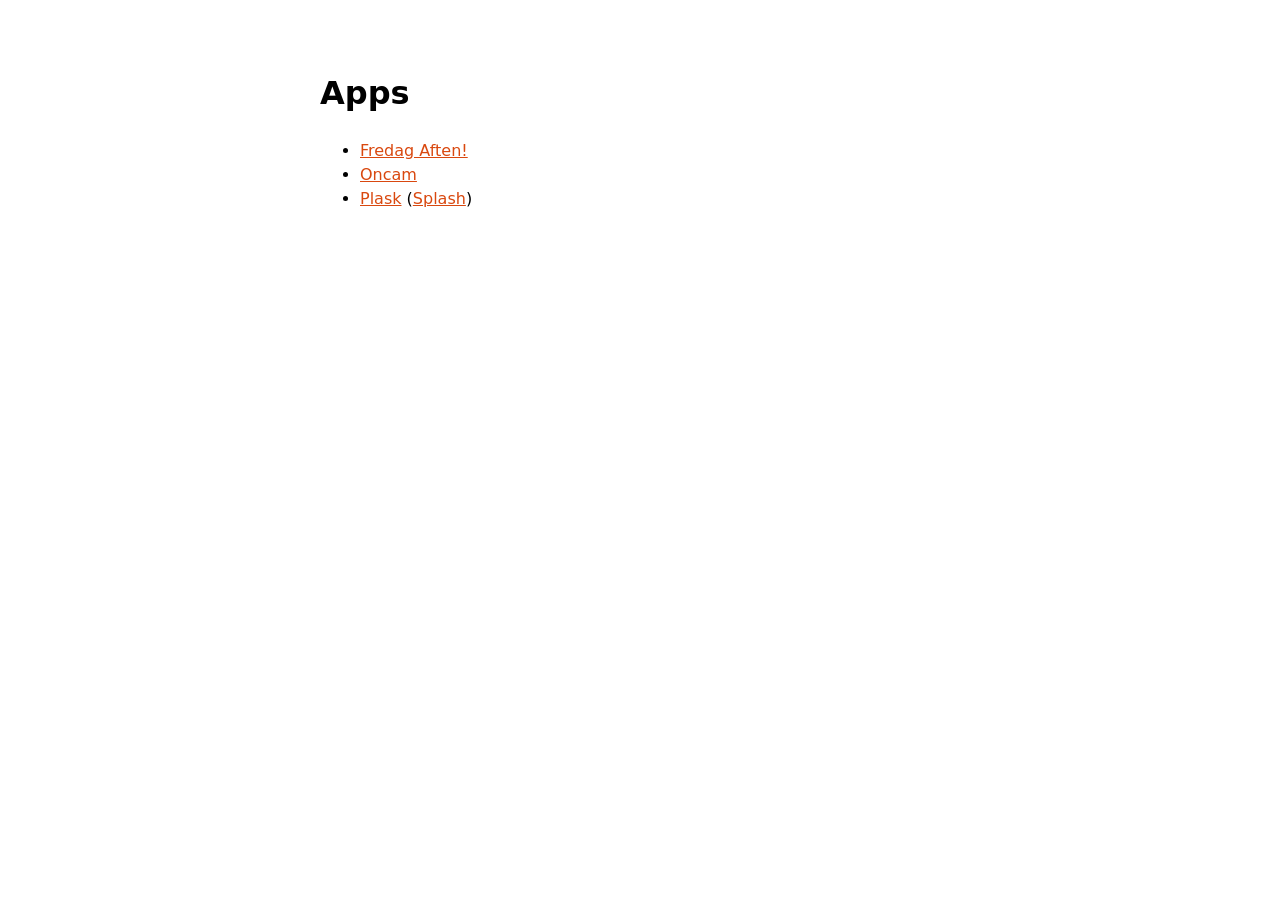
<file: index.html>
<!doctype html>
<html lang="da">
<head>
<meta charset="utf-8">
<meta name="viewport" content="width=device-width, initial-scale=1">
<title>Maya Boelsmand – Apps</title>
<style>
  :root { color-scheme: light dark; }
  body { font-family: -apple-system, system-ui, sans-serif; max-width: 640px; margin: 0 auto; padding: 48px 16px; line-height: 1.5; }
  a { color: #d9480f; }
</style>
</head>
<body>
  <h1>Apps</h1>
  <ul>
    <li><a href="/fredag-aften/">Fredag Aften!</a></li>
    <li><a href="/oncam/">Oncam</a></li>
    <li><a href="/plask/">Plask</a> (<a href="/plask/en/" lang="en">Splash</a>)</li>
  </ul>
</body>
</html>
</file>
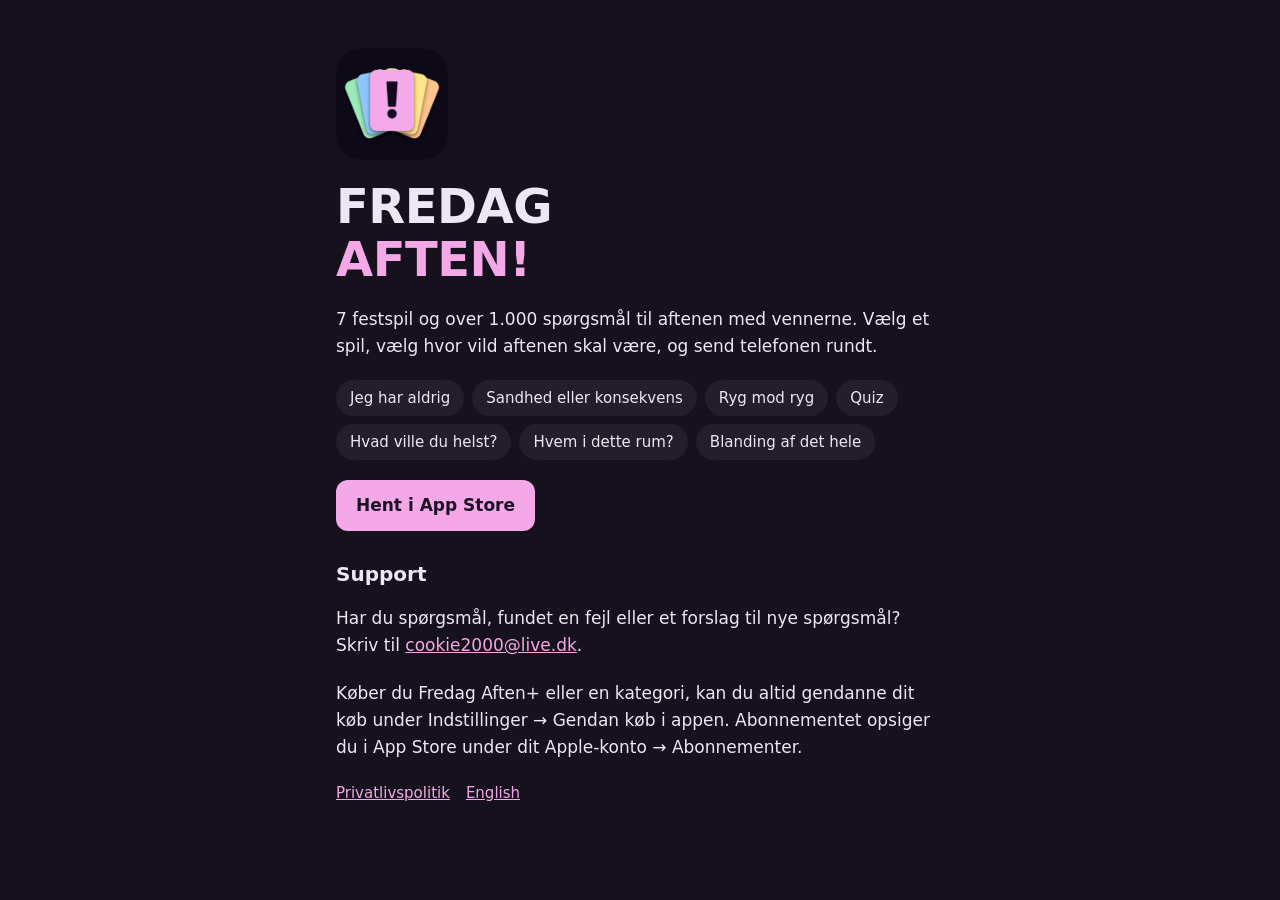
<file: fredag-aften/index.html>
<!doctype html>
<html lang="da">
<head>
<meta charset="utf-8">
<meta name="viewport" content="width=device-width, initial-scale=1">
<title>Fredag Aften!</title>
<meta name="description" content="Fredag Aften! – 7 festspil og over 1.000 spørgsmål til aftenen med vennerne.">
<link rel="stylesheet" href="/fredag-aften/style.css">
</head>
<body>
<main>
  <img class="icon" src="/fredag-aften/icon.png" alt="Fredag Aften! app-ikon">
  <h1>FREDAG<span>AFTEN!</span></h1>
  <p>7 festspil og over 1.000 spørgsmål til aftenen med vennerne. Vælg et spil, vælg hvor vild aftenen skal være, og send telefonen rundt.</p>
  <ul class="games">
    <li>Jeg har aldrig</li><li>Sandhed eller konsekvens</li><li>Ryg mod ryg</li><li>Quiz</li>
    <li>Hvad ville du helst?</li><li>Hvem i dette rum?</li><li>Blanding af det hele</li>
  </ul>
  <a class="store" href="https://apps.apple.com/dk/app/fredag-aften/id1556828532">Hent i App Store</a>

  <h2>Support</h2>
  <p>Har du spørgsmål, fundet en fejl eller et forslag til nye spørgsmål? Skriv til <a href="mailto:cookie2000@live.dk">cookie2000@live.dk</a>.</p>
  <p>Køber du Fredag Aften+ eller en kategori, kan du altid gendanne dit køb under Indstillinger → Gendan køb i appen. Abonnementet opsiger du i App Store under dit Apple-konto → Abonnementer.</p>

  <footer>
    <a href="/fredag-aften/privatliv/">Privatlivspolitik</a>
    <a href="/fredag-aften/en/" lang="en">English</a>
  </footer>
</main>
</body>
</html>
</file>
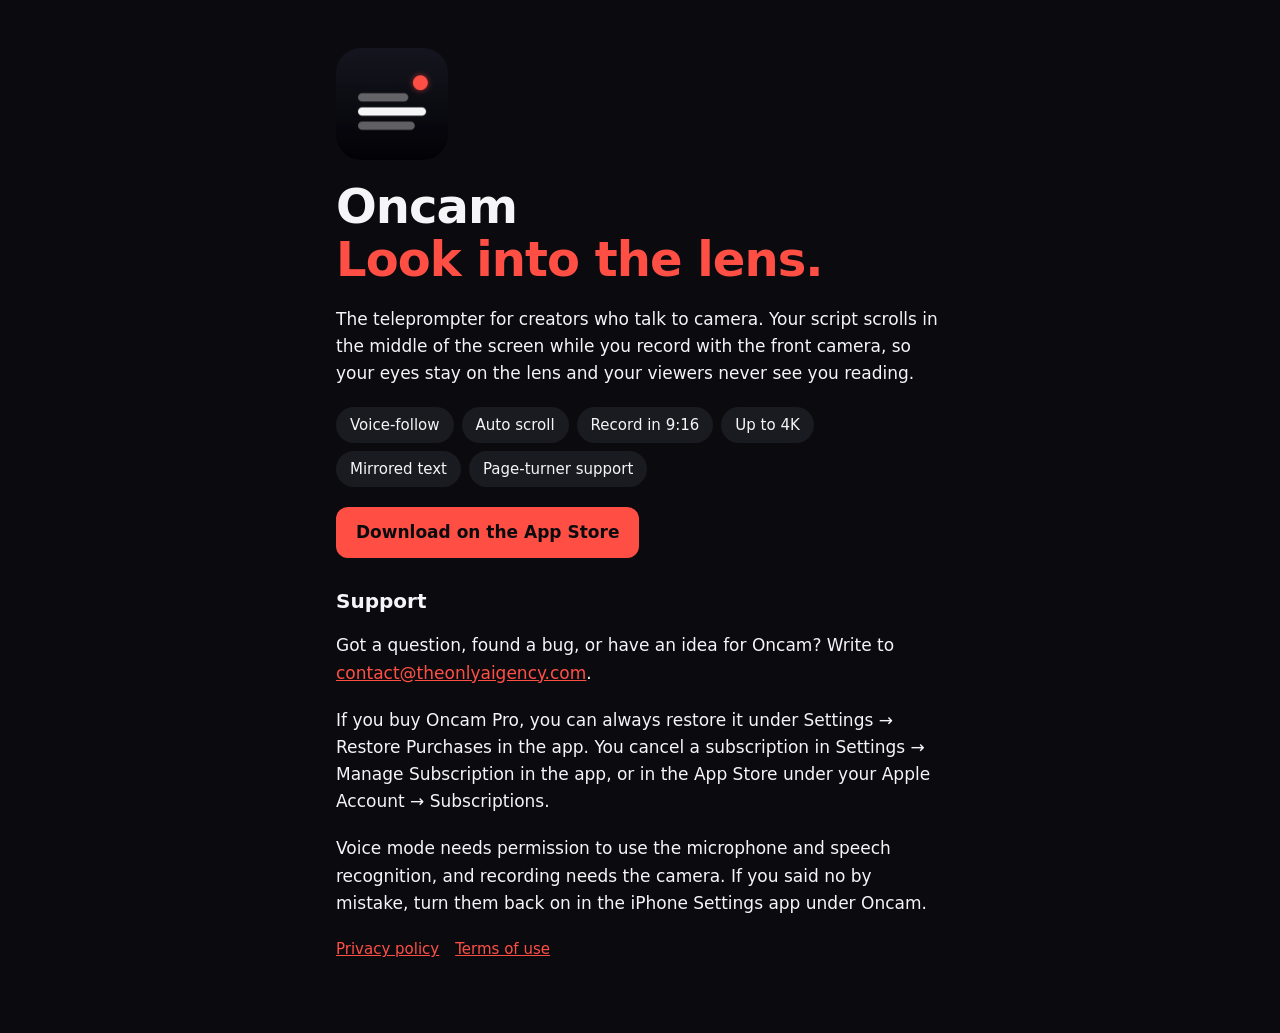
<file: oncam/index.html>
<!doctype html>
<html lang="en">
<head>
<meta charset="utf-8">
<meta name="viewport" content="width=device-width, initial-scale=1">
<title>Oncam</title>
<meta name="description" content="Oncam – the teleprompter for creators. Read your script while looking straight into the lens.">
<link rel="stylesheet" href="/oncam/style.css">
</head>
<body>
<main>
  <img class="icon" src="/oncam/icon.png" alt="Oncam app icon">
  <h1>Oncam<span>Look into the lens.</span></h1>
  <p>The teleprompter for creators who talk to camera. Your script scrolls in the middle of the screen while you record with the front camera, so your eyes stay on the lens and your viewers never see you reading.</p>
  <ul class="features">
    <li>Voice-follow</li><li>Auto scroll</li><li>Record in 9:16</li>
    <li>Up to 4K</li><li>Mirrored text</li><li>Page-turner support</li>
  </ul>
  <a class="store" href="https://apps.apple.com/app/id6817317865">Download on the App Store</a>

  <h2>Support</h2>
  <p>Got a question, found a bug, or have an idea for Oncam? Write to <a href="mailto:contact@theonlyaigency.com">contact@theonlyaigency.com</a>.</p>
  <p>If you buy Oncam Pro, you can always restore it under Settings → Restore Purchases in the app. You cancel a subscription in Settings → Manage Subscription in the app, or in the App Store under your Apple Account → Subscriptions.</p>
  <p>Voice mode needs permission to use the microphone and speech recognition, and recording needs the camera. If you said no by mistake, turn them back on in the iPhone Settings app under Oncam.</p>

  <footer>
    <a href="/oncam/privacy/">Privacy policy</a>
    <a href="https://www.apple.com/legal/internet-services/itunes/dev/stdeula/">Terms of use</a>
  </footer>
</main>
</body>
</html>
</file>
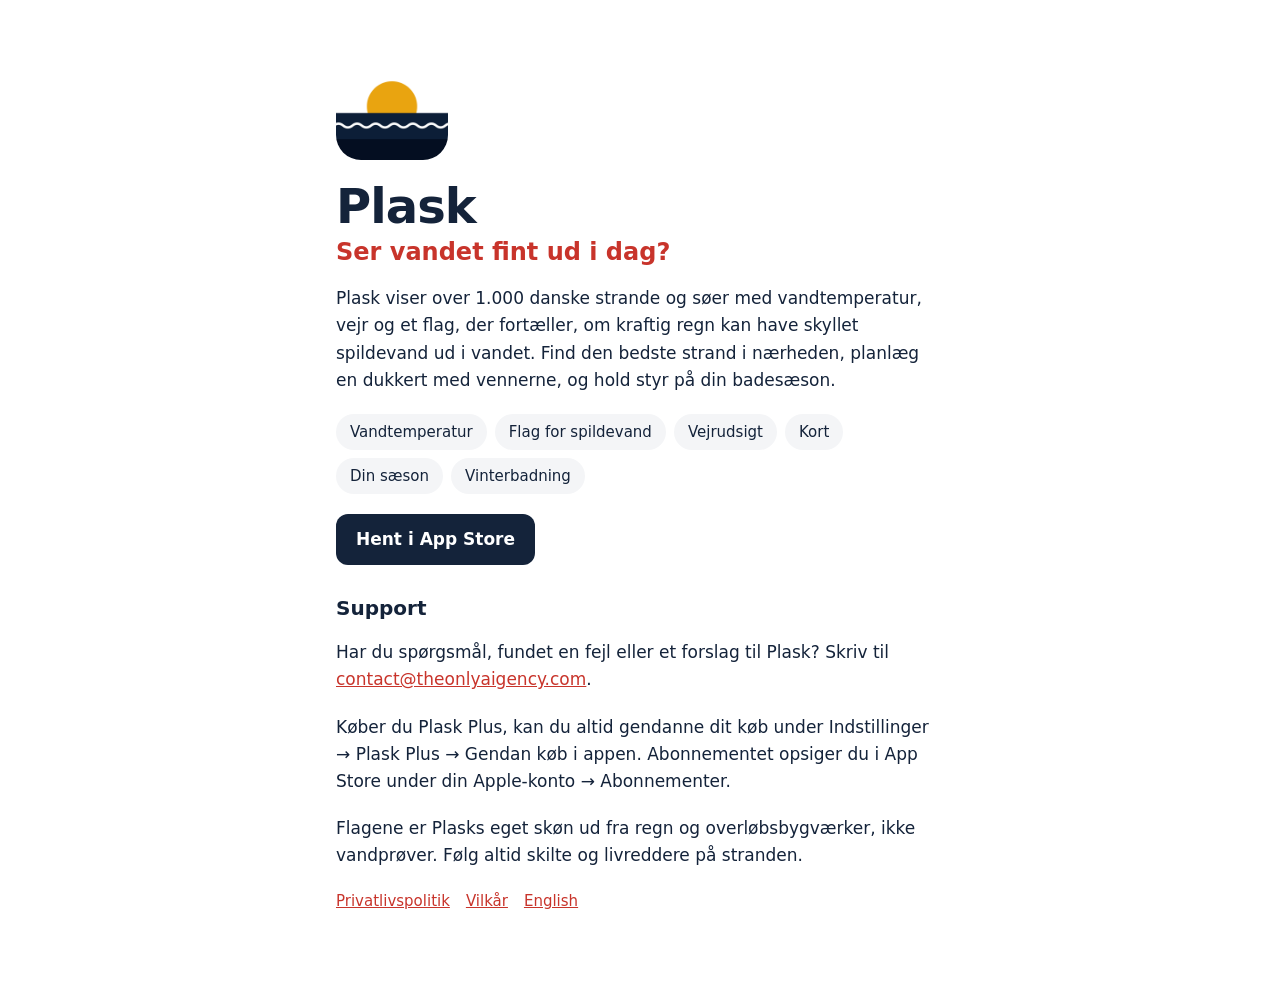
<file: plask/index.html>
<!doctype html>
<html lang="da">
<head>
<meta charset="utf-8">
<meta name="viewport" content="width=device-width, initial-scale=1">
<title>Plask</title>
<meta name="description" content="Plask – se hvilke danske strande og søer der ser fine ud til en dukkert i dag.">
<link rel="stylesheet" href="/plask/style.css">
</head>
<body>
<main>
  <img class="icon" src="/plask/icon.png" alt="Plask app-ikon">
  <h1>Plask<span>Ser vandet fint ud i dag?</span></h1>
  <p>Plask viser over 1.000 danske strande og søer med vandtemperatur, vejr og et flag, der fortæller, om kraftig regn kan have skyllet spildevand ud i vandet. Find den bedste strand i nærheden, planlæg en dukkert med vennerne, og hold styr på din badesæson.</p>
  <ul class="features">
    <li>Vandtemperatur</li><li>Flag for spildevand</li><li>Vejrudsigt</li>
    <li>Kort</li><li>Din sæson</li><li>Vinterbadning</li>
  </ul>
  <a class="store" href="https://apps.apple.com/dk/app/id6739170519">Hent i App Store</a>

  <h2>Support</h2>
  <p>Har du spørgsmål, fundet en fejl eller et forslag til Plask? Skriv til <a href="mailto:contact@theonlyaigency.com">contact@theonlyaigency.com</a>.</p>
  <p>Køber du Plask Plus, kan du altid gendanne dit køb under Indstillinger → Plask Plus → Gendan køb i appen. Abonnementet opsiger du i App Store under din Apple-konto → Abonnementer.</p>
  <p>Flagene er Plasks eget skøn ud fra regn og overløbsbygværker, ikke vandprøver. Følg altid skilte og livreddere på stranden.</p>

  <footer>
    <a href="/plask/privatliv/">Privatlivspolitik</a>
    <a href="https://www.apple.com/legal/internet-services/itunes/dev/stdeula/">Vilkår</a>
    <a href="/plask/en/" lang="en">English</a>
  </footer>
</main>
</body>
</html>
</file>
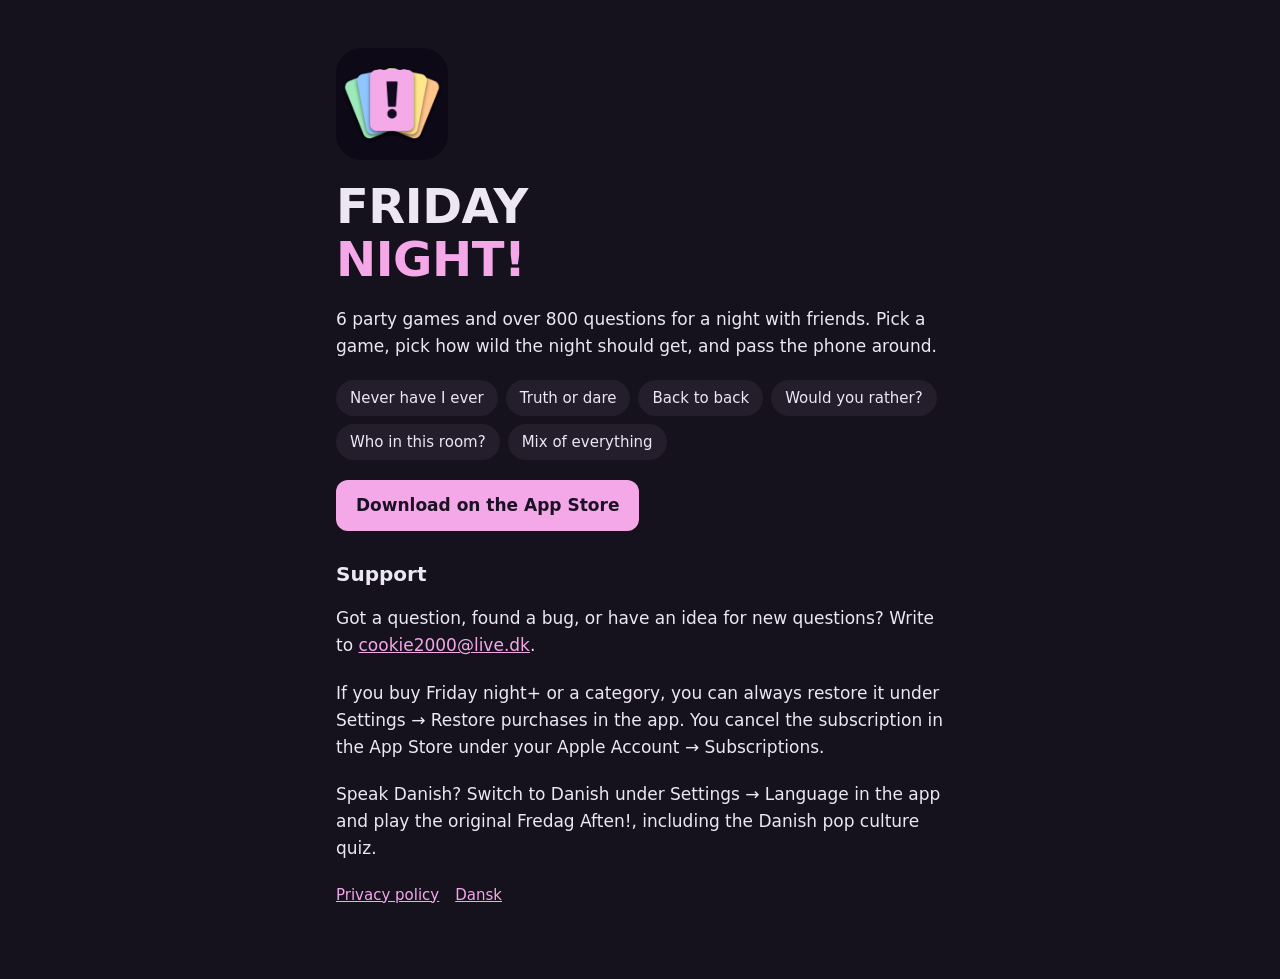
<file: fredag-aften/en/index.html>
<!doctype html>
<html lang="en">
<head>
<meta charset="utf-8">
<meta name="viewport" content="width=device-width, initial-scale=1">
<title>Friday night!</title>
<meta name="description" content="Friday night! – 6 party games and over 800 questions for a night with friends.">
<link rel="stylesheet" href="/fredag-aften/style.css">
</head>
<body>
<main>
  <img class="icon" src="/fredag-aften/icon.png" alt="Friday night! app icon">
  <h1>FRIDAY<span>NIGHT!</span></h1>
  <p>6 party games and over 800 questions for a night with friends. Pick a game, pick how wild the night should get, and pass the phone around.</p>
  <ul class="games">
    <li>Never have I ever</li><li>Truth or dare</li><li>Back to back</li>
    <li>Would you rather?</li><li>Who in this room?</li><li>Mix of everything</li>
  </ul>
  <a class="store" href="https://apps.apple.com/app/id1556828532">Download on the App Store</a>

  <h2>Support</h2>
  <p>Got a question, found a bug, or have an idea for new questions? Write to <a href="mailto:cookie2000@live.dk">cookie2000@live.dk</a>.</p>
  <p>If you buy Friday night+ or a category, you can always restore it under Settings → Restore purchases in the app. You cancel the subscription in the App Store under your Apple Account → Subscriptions.</p>
  <p>Speak Danish? Switch to Danish under Settings → Language in the app and play the original Fredag Aften!, including the Danish pop culture quiz.</p>

  <footer>
    <a href="/fredag-aften/privacy/">Privacy policy</a>
    <a href="/fredag-aften/" lang="da">Dansk</a>
  </footer>
</main>
</body>
</html>
</file>
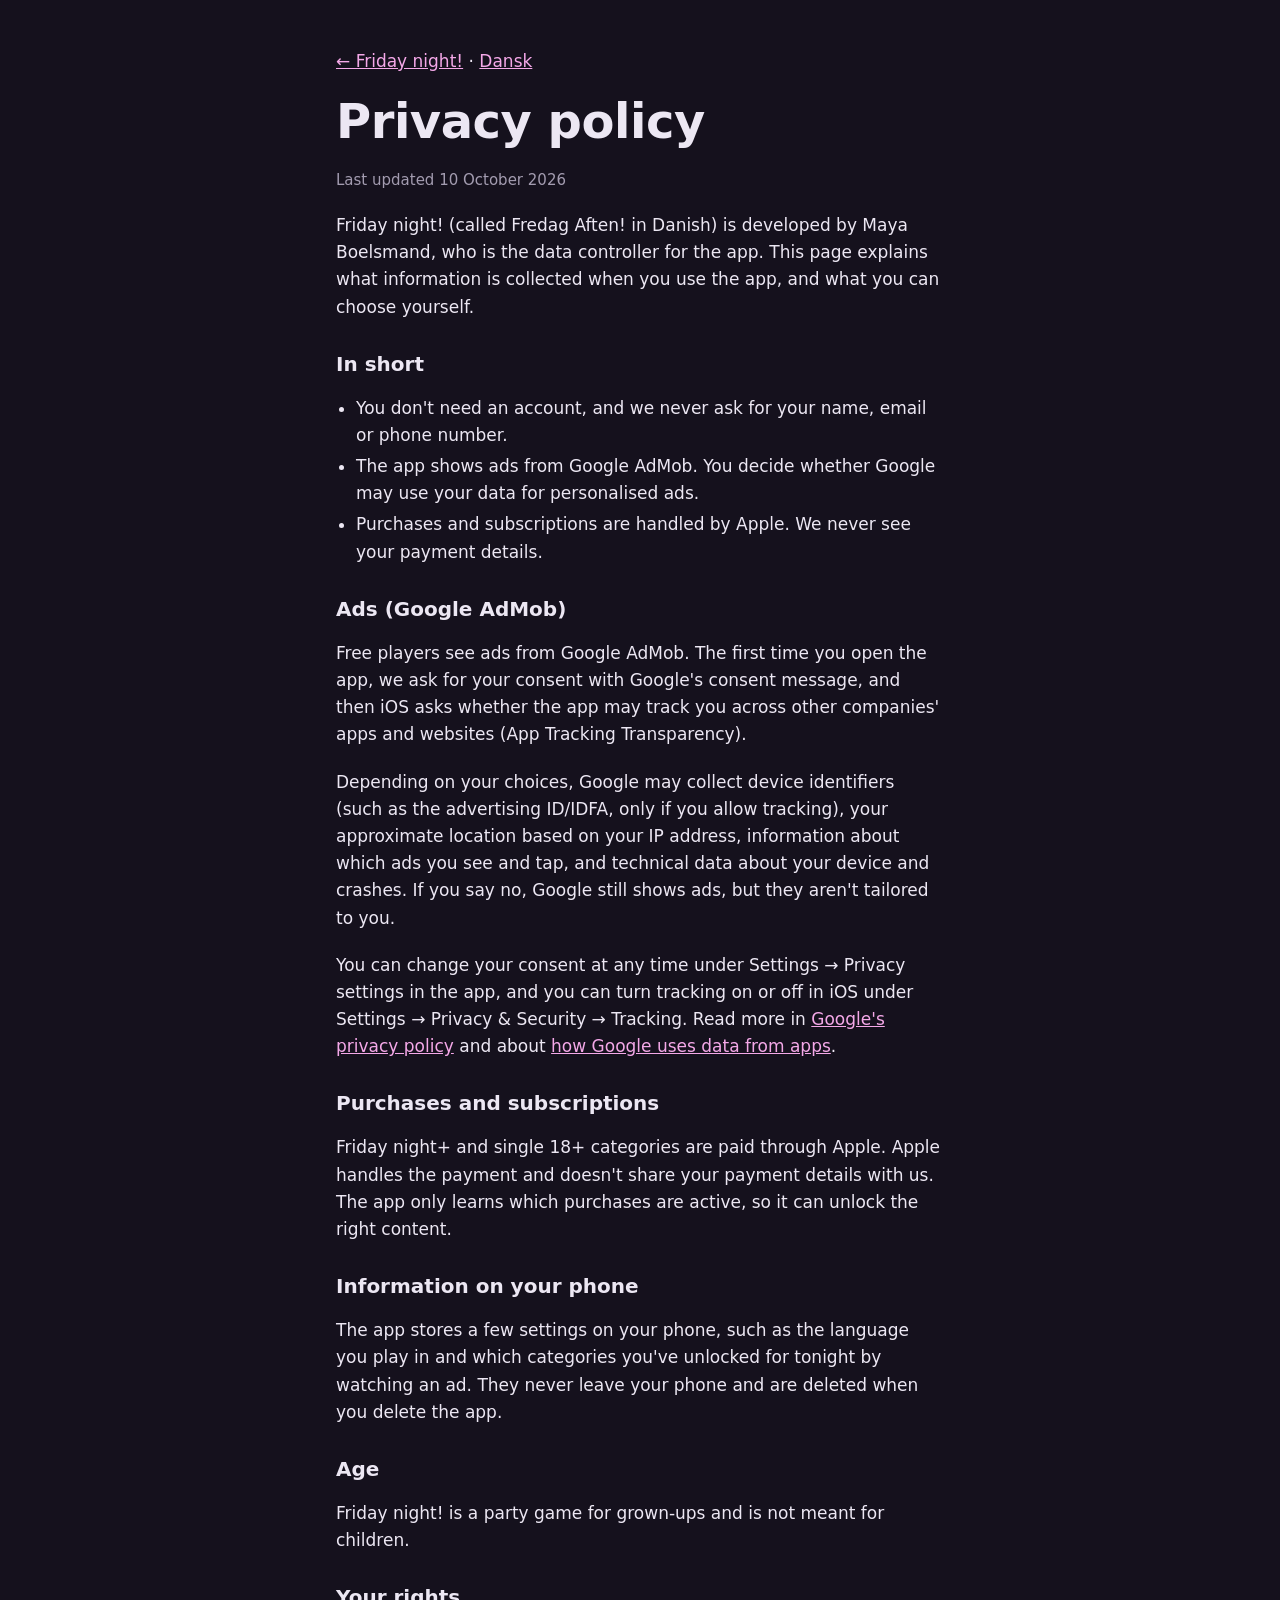
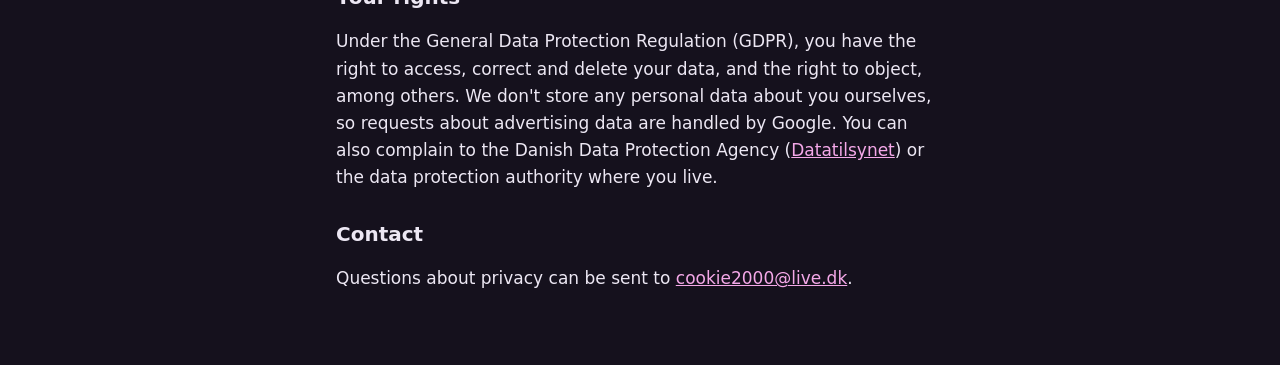
<file: fredag-aften/privacy/index.html>
<!doctype html>
<html lang="en">
<head>
<meta charset="utf-8">
<meta name="viewport" content="width=device-width, initial-scale=1">
<title>Privacy Policy – Friday night!</title>
<link rel="stylesheet" href="/fredag-aften/style.css">
</head>
<body>
<main>
  <p><a href="/fredag-aften/en/">← Friday night!</a> · <a href="/fredag-aften/privatliv/" lang="da">Dansk</a></p>
  <h1>Privacy policy</h1>
  <p class="muted">Last updated 10 October 2026</p>

  <p>Friday night! (called Fredag Aften! in Danish) is developed by Maya Boelsmand, who is the data controller for the app. This page explains what information is collected when you use the app, and what you can choose yourself.</p>

  <h2>In short</h2>
  <ul>
    <li>You don't need an account, and we never ask for your name, email or phone number.</li>
    <li>The app shows ads from Google AdMob. You decide whether Google may use your data for personalised ads.</li>
    <li>Purchases and subscriptions are handled by Apple. We never see your payment details.</li>
  </ul>

  <h2>Ads (Google AdMob)</h2>
  <p>Free players see ads from Google AdMob. The first time you open the app, we ask for your consent with Google's consent message, and then iOS asks whether the app may track you across other companies' apps and websites (App Tracking Transparency).</p>
  <p>Depending on your choices, Google may collect device identifiers (such as the advertising ID/IDFA, only if you allow tracking), your approximate location based on your IP address, information about which ads you see and tap, and technical data about your device and crashes. If you say no, Google still shows ads, but they aren't tailored to you.</p>
  <p>You can change your consent at any time under Settings → Privacy settings in the app, and you can turn tracking on or off in iOS under Settings → Privacy &amp; Security → Tracking. Read more in <a href="https://policies.google.com/privacy">Google's privacy policy</a> and about <a href="https://policies.google.com/technologies/partner-sites">how Google uses data from apps</a>.</p>

  <h2>Purchases and subscriptions</h2>
  <p>Friday night+ and single 18+ categories are paid through Apple. Apple handles the payment and doesn't share your payment details with us. The app only learns which purchases are active, so it can unlock the right content.</p>

  <h2>Information on your phone</h2>
  <p>The app stores a few settings on your phone, such as the language you play in and which categories you've unlocked for tonight by watching an ad. They never leave your phone and are deleted when you delete the app.</p>

  <h2>Age</h2>
  <p>Friday night! is a party game for grown-ups and is not meant for children.</p>

  <h2>Your rights</h2>
  <p>Under the General Data Protection Regulation (GDPR), you have the right to access, correct and delete your data, and the right to object, among others. We don't store any personal data about you ourselves, so requests about advertising data are handled by Google. You can also complain to the Danish Data Protection Agency (<a href="https://www.datatilsynet.dk/english">Datatilsynet</a>) or the data protection authority where you live.</p>

  <h2>Contact</h2>
  <p>Questions about privacy can be sent to <a href="mailto:cookie2000@live.dk">cookie2000@live.dk</a>.</p>
</main>
</body>
</html>
</file>
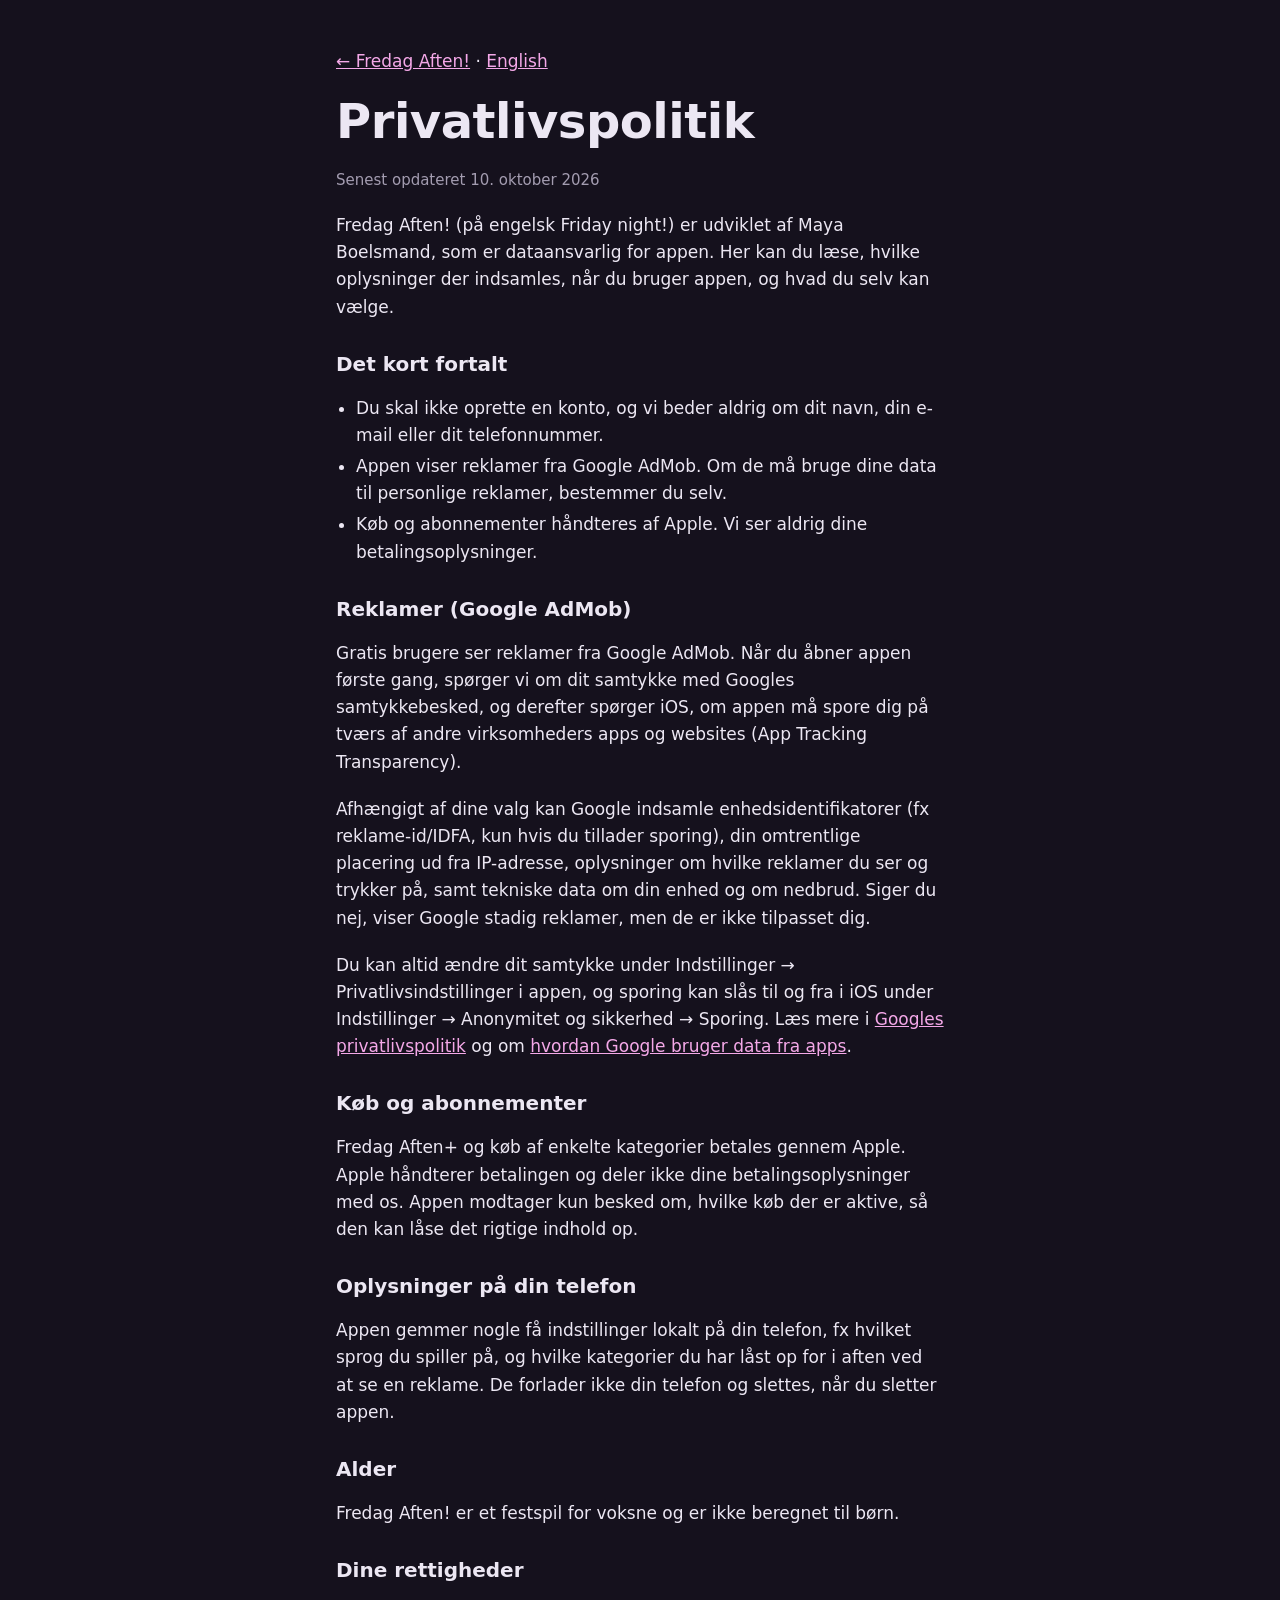
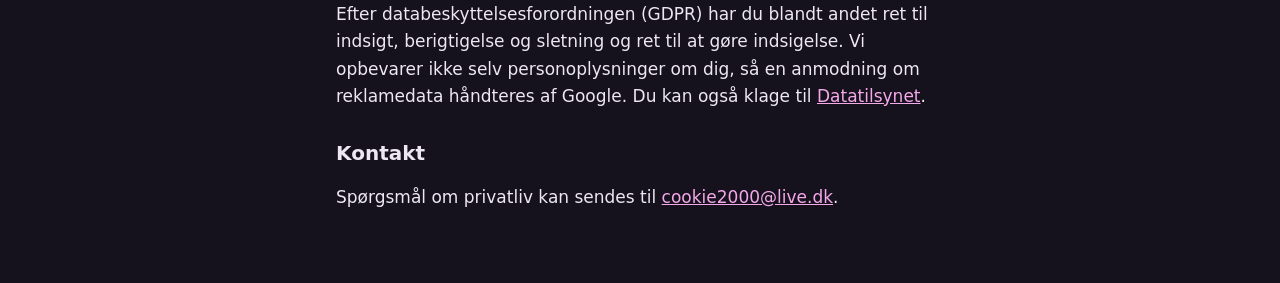
<file: fredag-aften/privatliv/index.html>
<!doctype html>
<html lang="da">
<head>
<meta charset="utf-8">
<meta name="viewport" content="width=device-width, initial-scale=1">
<title>Privatlivspolitik – Fredag Aften!</title>
<link rel="stylesheet" href="/fredag-aften/style.css">
</head>
<body>
<main>
  <p><a href="/fredag-aften/">← Fredag Aften!</a> · <a href="/fredag-aften/privacy/" lang="en">English</a></p>
  <h1>Privatlivs&shy;politik</h1>
  <p class="muted">Senest opdateret 10. oktober 2026</p>

  <p>Fredag Aften! (på engelsk Friday night!) er udviklet af Maya Boelsmand, som er dataansvarlig for appen. Her kan du læse, hvilke oplysninger der indsamles, når du bruger appen, og hvad du selv kan vælge.</p>

  <h2>Det kort fortalt</h2>
  <ul>
    <li>Du skal ikke oprette en konto, og vi beder aldrig om dit navn, din e-mail eller dit telefonnummer.</li>
    <li>Appen viser reklamer fra Google AdMob. Om de må bruge dine data til personlige reklamer, bestemmer du selv.</li>
    <li>Køb og abonnementer håndteres af Apple. Vi ser aldrig dine betalingsoplysninger.</li>
  </ul>

  <h2>Reklamer (Google AdMob)</h2>
  <p>Gratis brugere ser reklamer fra Google AdMob. Når du åbner appen første gang, spørger vi om dit samtykke med Googles samtykkebesked, og derefter spørger iOS, om appen må spore dig på tværs af andre virksomheders apps og websites (App Tracking Transparency).</p>
  <p>Afhængigt af dine valg kan Google indsamle enhedsidentifikatorer (fx reklame-id/IDFA, kun hvis du tillader sporing), din omtrentlige placering ud fra IP-adresse, oplysninger om hvilke reklamer du ser og trykker på, samt tekniske data om din enhed og om nedbrud. Siger du nej, viser Google stadig reklamer, men de er ikke tilpasset dig.</p>
  <p>Du kan altid ændre dit samtykke under Indstillinger → Privatlivsindstillinger i appen, og sporing kan slås til og fra i iOS under Indstillinger → Anonymitet og sikkerhed → Sporing. Læs mere i <a href="https://policies.google.com/privacy">Googles privatlivspolitik</a> og om <a href="https://policies.google.com/technologies/partner-sites">hvordan Google bruger data fra apps</a>.</p>

  <h2>Køb og abonnementer</h2>
  <p>Fredag Aften+ og køb af enkelte kategorier betales gennem Apple. Apple håndterer betalingen og deler ikke dine betalingsoplysninger med os. Appen modtager kun besked om, hvilke køb der er aktive, så den kan låse det rigtige indhold op.</p>

  <h2>Oplysninger på din telefon</h2>
  <p>Appen gemmer nogle få indstillinger lokalt på din telefon, fx hvilket sprog du spiller på, og hvilke kategorier du har låst op for i aften ved at se en reklame. De forlader ikke din telefon og slettes, når du sletter appen.</p>

  <h2>Alder</h2>
  <p>Fredag Aften! er et festspil for voksne og er ikke beregnet til børn.</p>

  <h2>Dine rettigheder</h2>
  <p>Efter databeskyttelsesforordningen (GDPR) har du blandt andet ret til indsigt, berigtigelse og sletning og ret til at gøre indsigelse. Vi opbevarer ikke selv personoplysninger om dig, så en anmodning om reklamedata håndteres af Google. Du kan også klage til <a href="https://www.datatilsynet.dk">Datatilsynet</a>.</p>

  <h2>Kontakt</h2>
  <p>Spørgsmål om privatliv kan sendes til <a href="mailto:cookie2000@live.dk">cookie2000@live.dk</a>.</p>
</main>
</body>
</html>
</file>
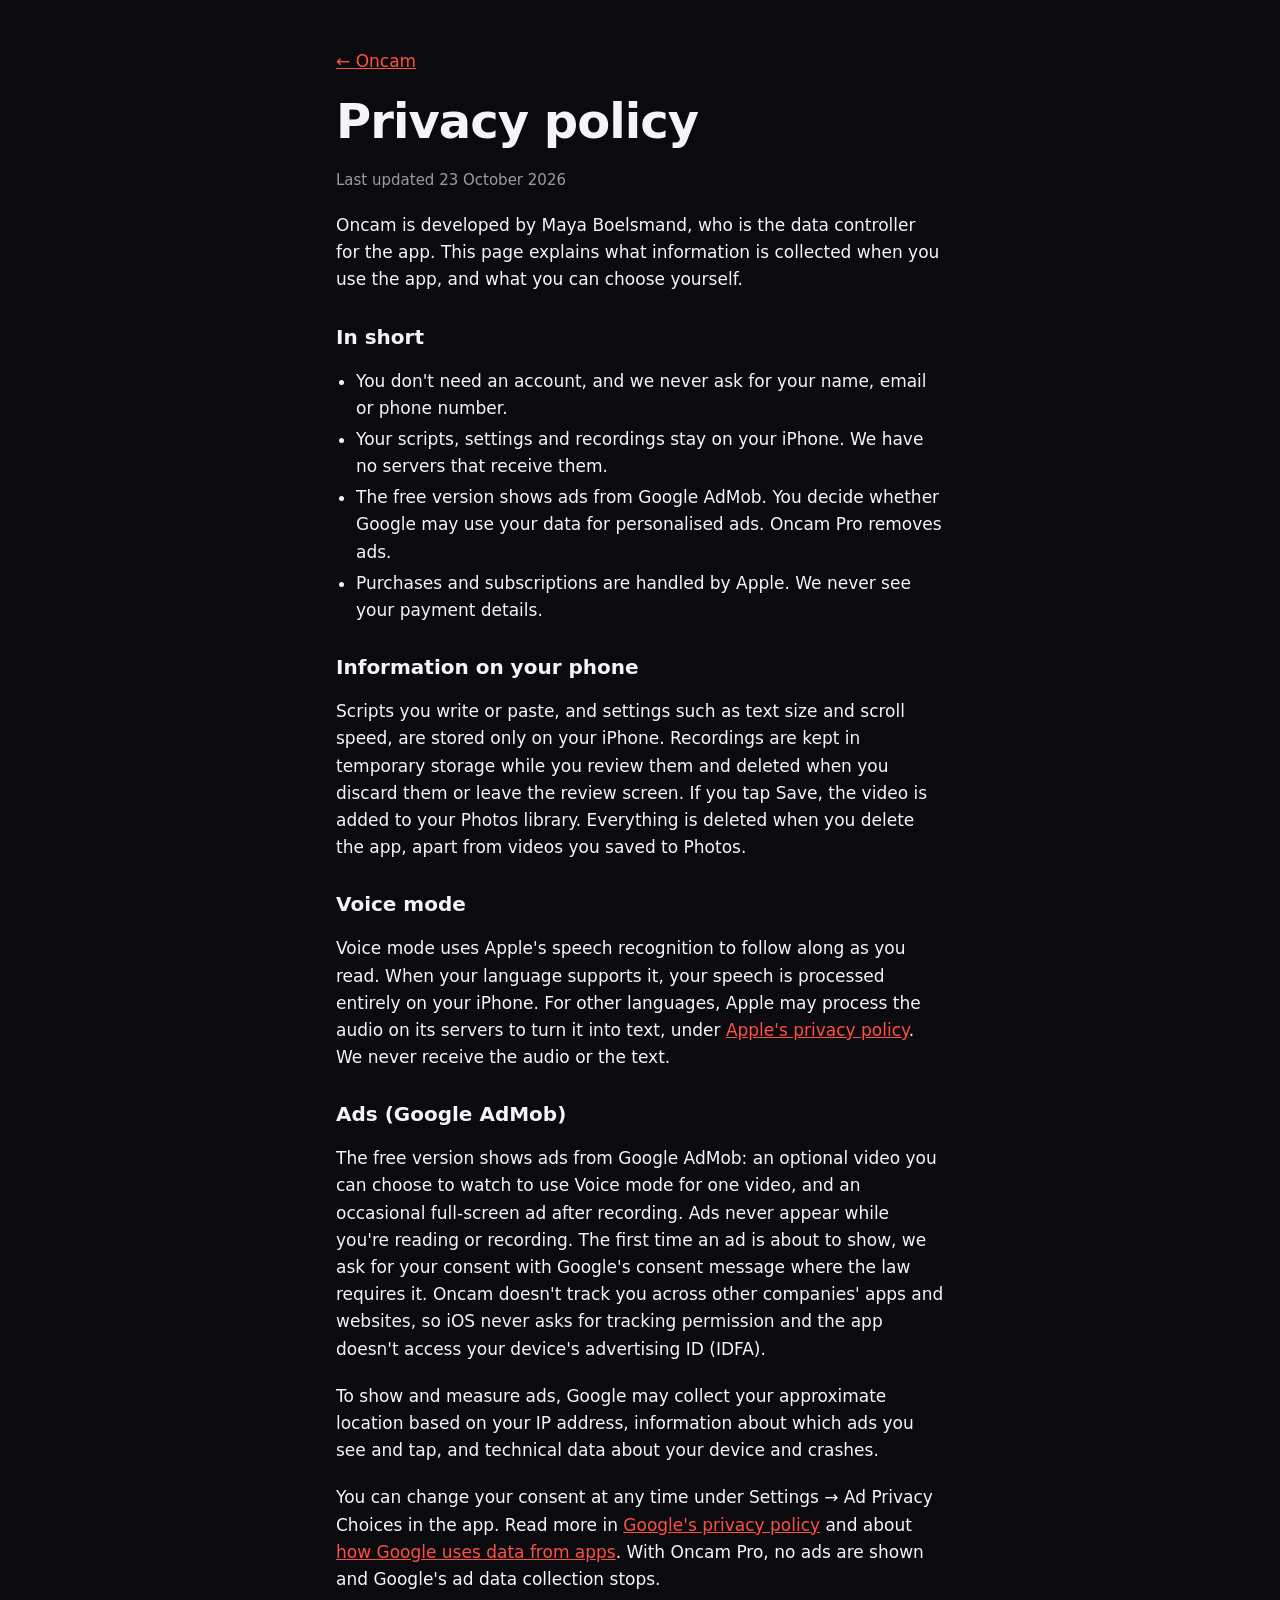
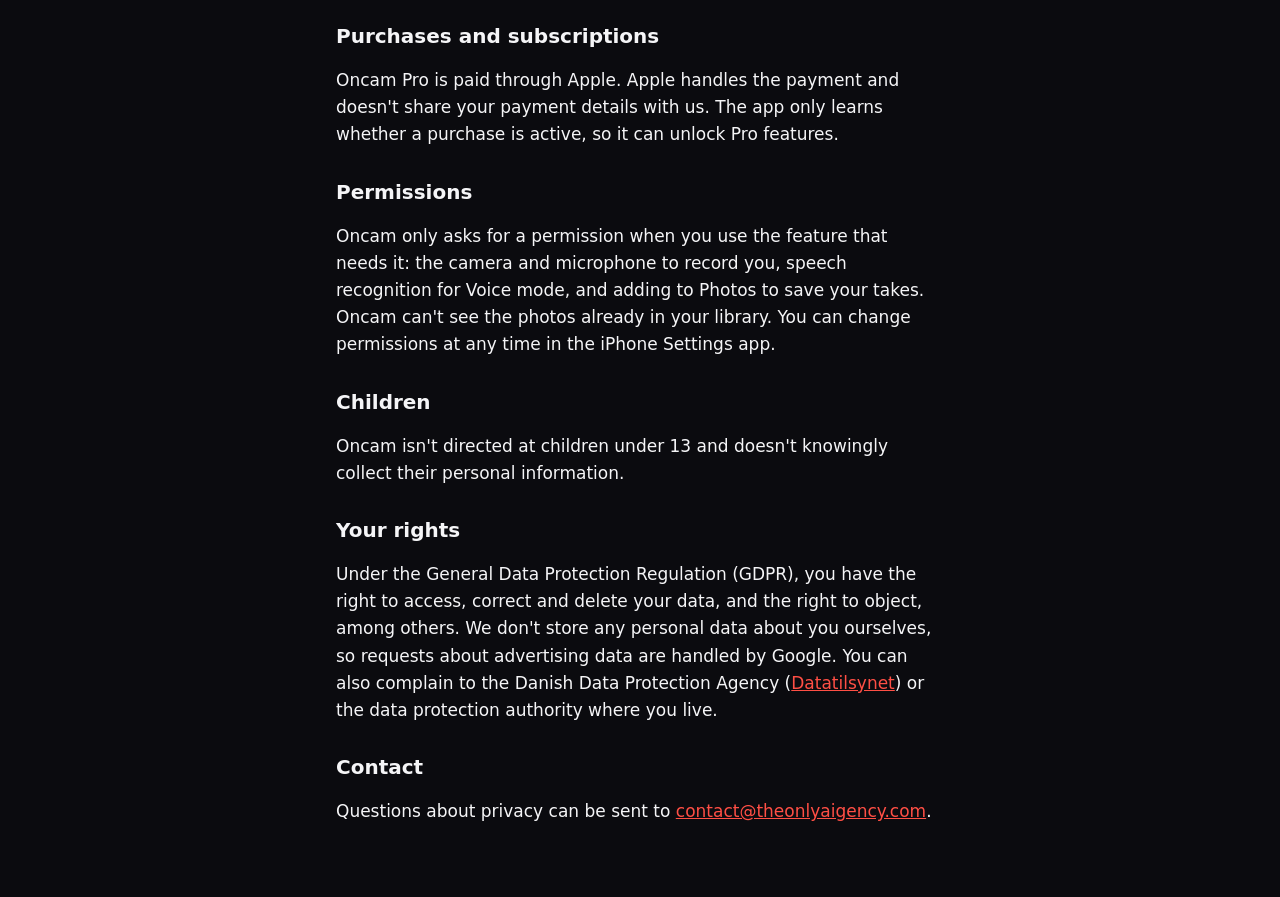
<file: oncam/privacy/index.html>
<!doctype html>
<html lang="en">
<head>
<meta charset="utf-8">
<meta name="viewport" content="width=device-width, initial-scale=1">
<title>Privacy Policy – Oncam</title>
<link rel="stylesheet" href="/oncam/style.css">
</head>
<body>
<main>
  <p><a href="/oncam/">← Oncam</a></p>
  <h1>Privacy policy</h1>
  <p class="muted">Last updated 23 October 2026</p>

  <p>Oncam is developed by Maya Boelsmand, who is the data controller for the app. This page explains what information is collected when you use the app, and what you can choose yourself.</p>

  <h2>In short</h2>
  <ul>
    <li>You don't need an account, and we never ask for your name, email or phone number.</li>
    <li>Your scripts, settings and recordings stay on your iPhone. We have no servers that receive them.</li>
    <li>The free version shows ads from Google AdMob. You decide whether Google may use your data for personalised ads. Oncam Pro removes ads.</li>
    <li>Purchases and subscriptions are handled by Apple. We never see your payment details.</li>
  </ul>

  <h2>Information on your phone</h2>
  <p>Scripts you write or paste, and settings such as text size and scroll speed, are stored only on your iPhone. Recordings are kept in temporary storage while you review them and deleted when you discard them or leave the review screen. If you tap Save, the video is added to your Photos library. Everything is deleted when you delete the app, apart from videos you saved to Photos.</p>

  <h2>Voice mode</h2>
  <p>Voice mode uses Apple's speech recognition to follow along as you read. When your language supports it, your speech is processed entirely on your iPhone. For other languages, Apple may process the audio on its servers to turn it into text, under <a href="https://www.apple.com/legal/privacy/">Apple's privacy policy</a>. We never receive the audio or the text.</p>

  <h2>Ads (Google AdMob)</h2>
  <p>The free version shows ads from Google AdMob: an optional video you can choose to watch to use Voice mode for one video, and an occasional full-screen ad after recording. Ads never appear while you're reading or recording. The first time an ad is about to show, we ask for your consent with Google's consent message where the law requires it. Oncam doesn't track you across other companies' apps and websites, so iOS never asks for tracking permission and the app doesn't access your device's advertising ID (IDFA).</p>
  <p>To show and measure ads, Google may collect your approximate location based on your IP address, information about which ads you see and tap, and technical data about your device and crashes.</p>
  <p>You can change your consent at any time under Settings → Ad Privacy Choices in the app. Read more in <a href="https://policies.google.com/privacy">Google's privacy policy</a> and about <a href="https://policies.google.com/technologies/partner-sites">how Google uses data from apps</a>. With Oncam Pro, no ads are shown and Google's ad data collection stops.</p>

  <h2>Purchases and subscriptions</h2>
  <p>Oncam Pro is paid through Apple. Apple handles the payment and doesn't share your payment details with us. The app only learns whether a purchase is active, so it can unlock Pro features.</p>

  <h2>Permissions</h2>
  <p>Oncam only asks for a permission when you use the feature that needs it: the camera and microphone to record you, speech recognition for Voice mode, and adding to Photos to save your takes. Oncam can't see the photos already in your library. You can change permissions at any time in the iPhone Settings app.</p>

  <h2>Children</h2>
  <p>Oncam isn't directed at children under 13 and doesn't knowingly collect their personal information.</p>

  <h2>Your rights</h2>
  <p>Under the General Data Protection Regulation (GDPR), you have the right to access, correct and delete your data, and the right to object, among others. We don't store any personal data about you ourselves, so requests about advertising data are handled by Google. You can also complain to the Danish Data Protection Agency (<a href="https://www.datatilsynet.dk/english">Datatilsynet</a>) or the data protection authority where you live.</p>

  <h2>Contact</h2>
  <p>Questions about privacy can be sent to <a href="mailto:contact@theonlyaigency.com">contact@theonlyaigency.com</a>.</p>
</main>
</body>
</html>
</file>
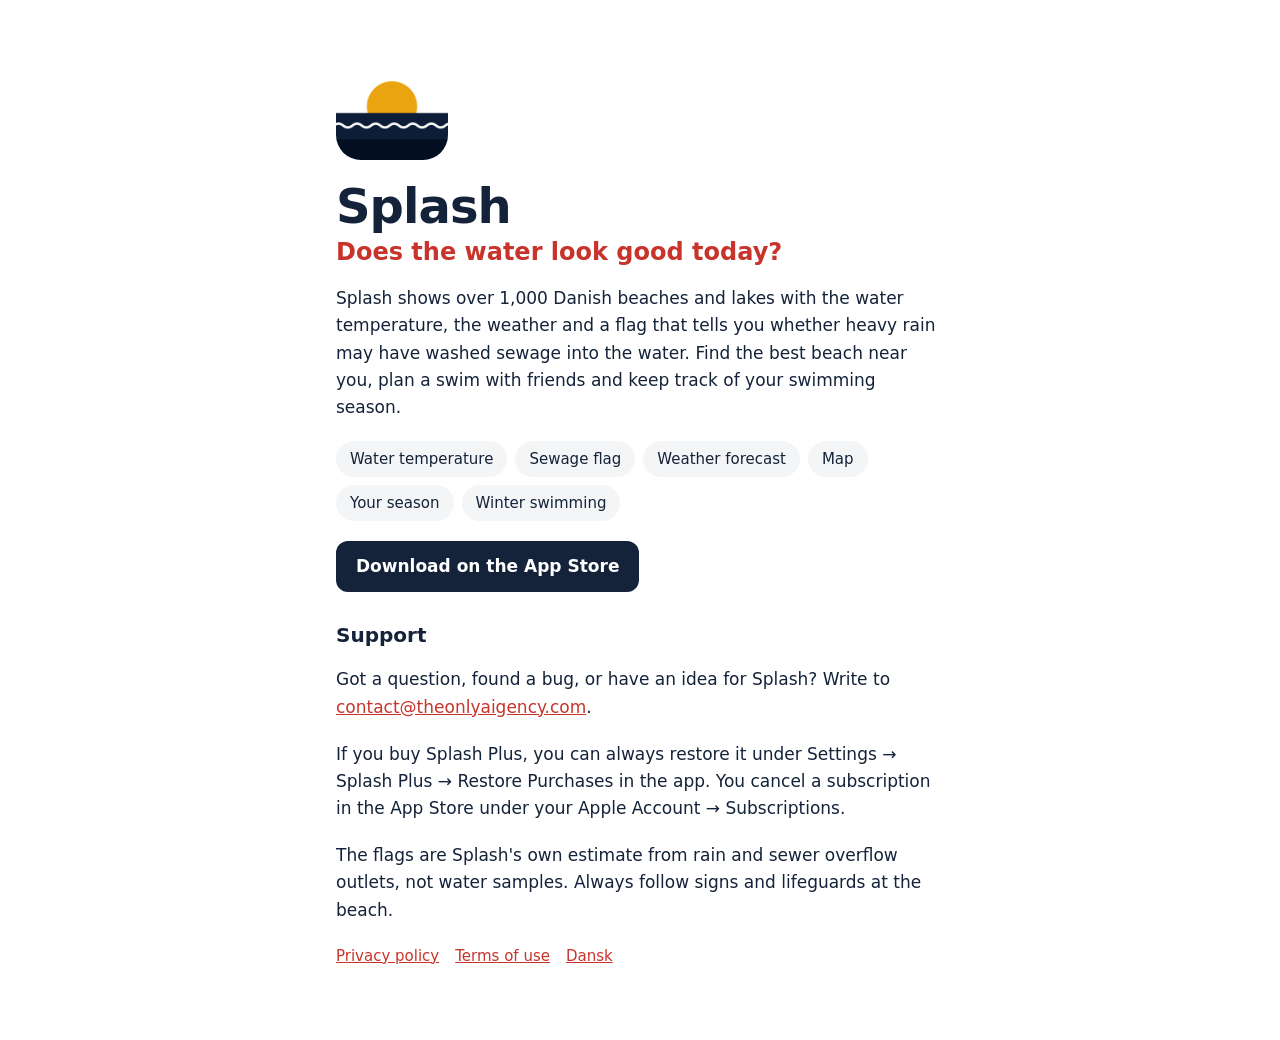
<file: plask/en/index.html>
<!doctype html>
<html lang="en">
<head>
<meta charset="utf-8">
<meta name="viewport" content="width=device-width, initial-scale=1">
<title>Splash</title>
<meta name="description" content="Splash – see which Danish beaches and lakes look good for a swim today.">
<link rel="stylesheet" href="/plask/style.css">
</head>
<body>
<main>
  <img class="icon" src="/plask/icon.png" alt="Splash app icon">
  <h1>Splash<span>Does the water look good today?</span></h1>
  <p>Splash shows over 1,000 Danish beaches and lakes with the water temperature, the weather and a flag that tells you whether heavy rain may have washed sewage into the water. Find the best beach near you, plan a swim with friends and keep track of your swimming season.</p>
  <ul class="features">
    <li>Water temperature</li><li>Sewage flag</li><li>Weather forecast</li>
    <li>Map</li><li>Your season</li><li>Winter swimming</li>
  </ul>
  <a class="store" href="https://apps.apple.com/app/id6739170519">Download on the App Store</a>

  <h2>Support</h2>
  <p>Got a question, found a bug, or have an idea for Splash? Write to <a href="mailto:contact@theonlyaigency.com">contact@theonlyaigency.com</a>.</p>
  <p>If you buy Splash Plus, you can always restore it under Settings → Splash Plus → Restore Purchases in the app. You cancel a subscription in the App Store under your Apple Account → Subscriptions.</p>
  <p>The flags are Splash's own estimate from rain and sewer overflow outlets, not water samples. Always follow signs and lifeguards at the beach.</p>

  <footer>
    <a href="/plask/privacy/">Privacy policy</a>
    <a href="https://www.apple.com/legal/internet-services/itunes/dev/stdeula/">Terms of use</a>
    <a href="/plask/" lang="da">Dansk</a>
  </footer>
</main>
</body>
</html>
</file>
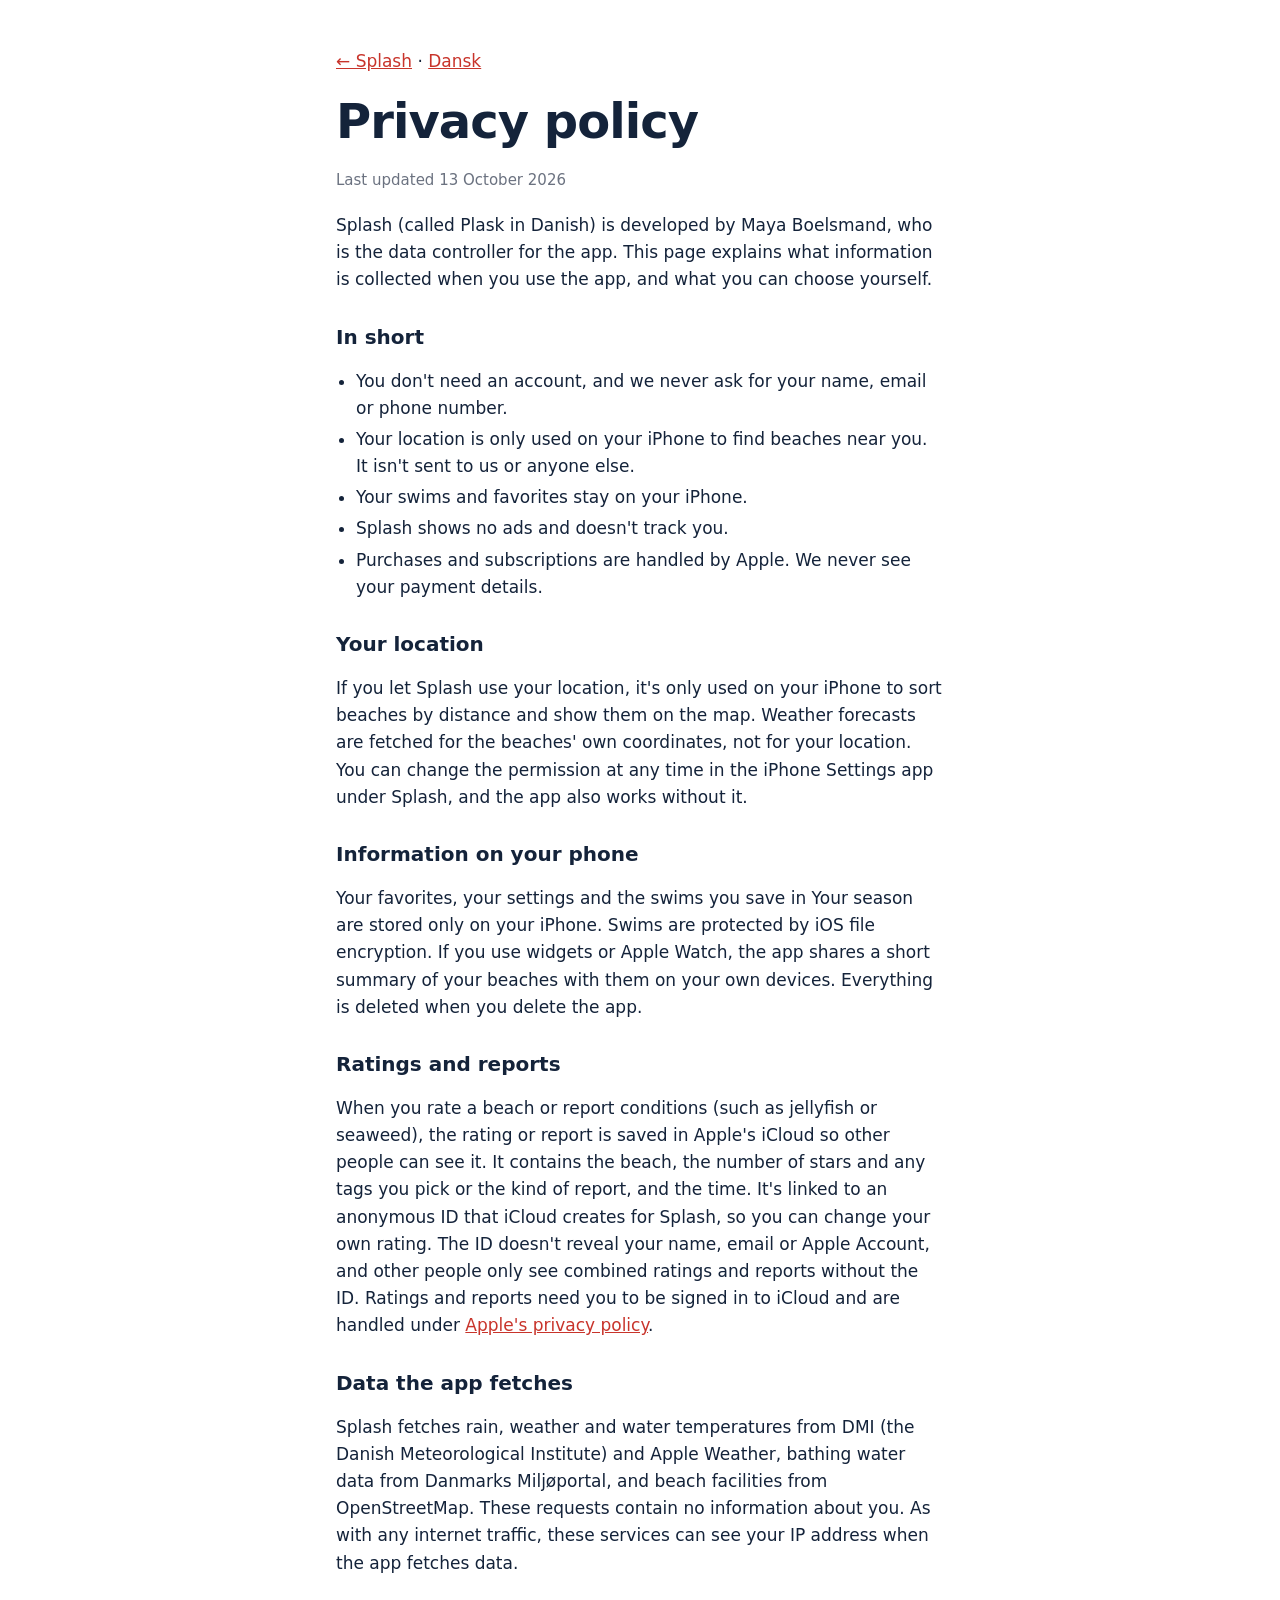
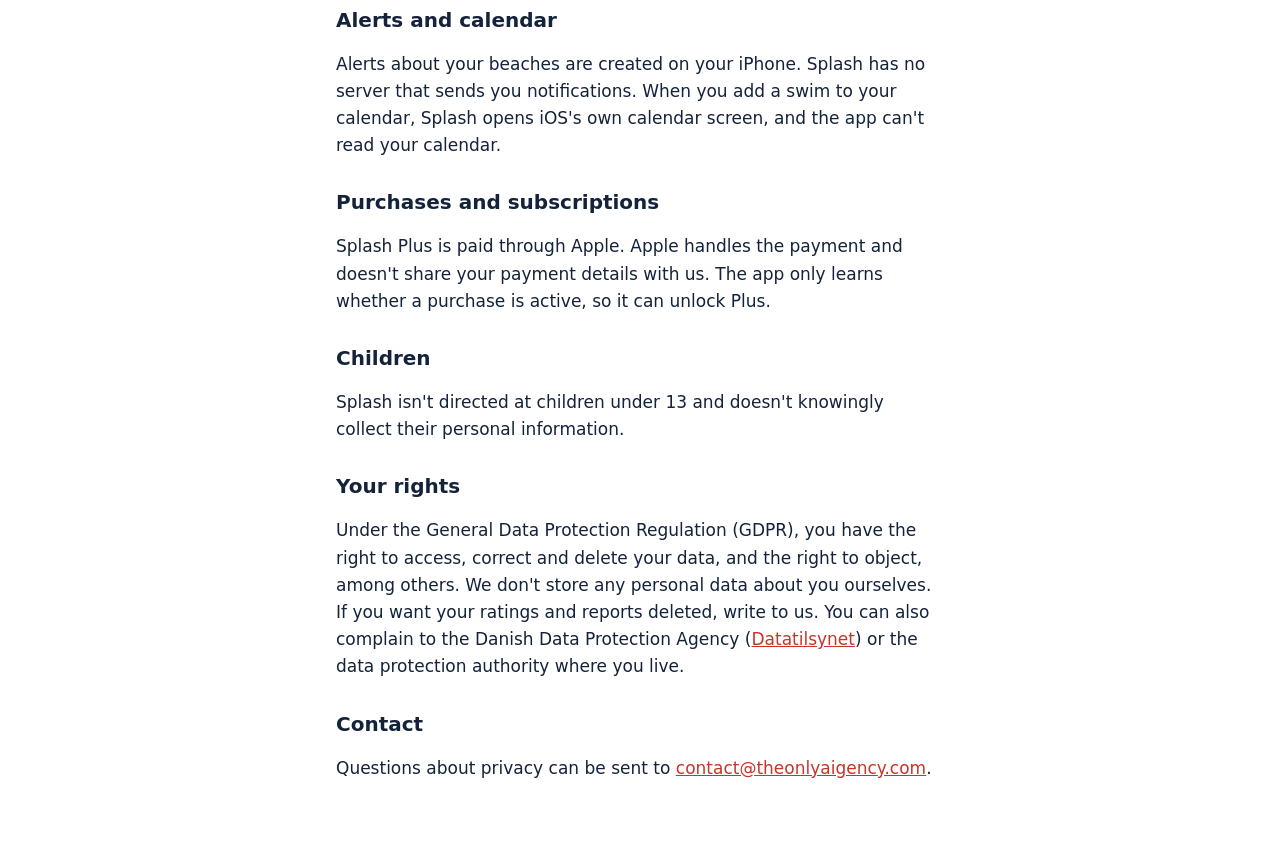
<file: plask/privacy/index.html>
<!doctype html>
<html lang="en">
<head>
<meta charset="utf-8">
<meta name="viewport" content="width=device-width, initial-scale=1">
<title>Privacy Policy – Splash</title>
<link rel="stylesheet" href="/plask/style.css">
</head>
<body>
<main>
  <p><a href="/plask/en/">← Splash</a> · <a href="/plask/privatliv/" lang="da">Dansk</a></p>
  <h1>Privacy policy</h1>
  <p class="muted">Last updated 13 October 2026</p>

  <p>Splash (called Plask in Danish) is developed by Maya Boelsmand, who is the data controller for the app. This page explains what information is collected when you use the app, and what you can choose yourself.</p>

  <h2>In short</h2>
  <ul>
    <li>You don't need an account, and we never ask for your name, email or phone number.</li>
    <li>Your location is only used on your iPhone to find beaches near you. It isn't sent to us or anyone else.</li>
    <li>Your swims and favorites stay on your iPhone.</li>
    <li>Splash shows no ads and doesn't track you.</li>
    <li>Purchases and subscriptions are handled by Apple. We never see your payment details.</li>
  </ul>

  <h2>Your location</h2>
  <p>If you let Splash use your location, it's only used on your iPhone to sort beaches by distance and show them on the map. Weather forecasts are fetched for the beaches' own coordinates, not for your location. You can change the permission at any time in the iPhone Settings app under Splash, and the app also works without it.</p>

  <h2>Information on your phone</h2>
  <p>Your favorites, your settings and the swims you save in Your season are stored only on your iPhone. Swims are protected by iOS file encryption. If you use widgets or Apple Watch, the app shares a short summary of your beaches with them on your own devices. Everything is deleted when you delete the app.</p>

  <h2>Ratings and reports</h2>
  <p>When you rate a beach or report conditions (such as jellyfish or seaweed), the rating or report is saved in Apple's iCloud so other people can see it. It contains the beach, the number of stars and any tags you pick or the kind of report, and the time. It's linked to an anonymous ID that iCloud creates for Splash, so you can change your own rating. The ID doesn't reveal your name, email or Apple Account, and other people only see combined ratings and reports without the ID. Ratings and reports need you to be signed in to iCloud and are handled under <a href="https://www.apple.com/legal/privacy/">Apple's privacy policy</a>.</p>

  <h2>Data the app fetches</h2>
  <p>Splash fetches rain, weather and water temperatures from DMI (the Danish Meteorological Institute) and Apple Weather, bathing water data from Danmarks Miljøportal, and beach facilities from OpenStreetMap. These requests contain no information about you. As with any internet traffic, these services can see your IP address when the app fetches data.</p>

  <h2>Alerts and calendar</h2>
  <p>Alerts about your beaches are created on your iPhone. Splash has no server that sends you notifications. When you add a swim to your calendar, Splash opens iOS's own calendar screen, and the app can't read your calendar.</p>

  <h2>Purchases and subscriptions</h2>
  <p>Splash Plus is paid through Apple. Apple handles the payment and doesn't share your payment details with us. The app only learns whether a purchase is active, so it can unlock Plus.</p>

  <h2>Children</h2>
  <p>Splash isn't directed at children under 13 and doesn't knowingly collect their personal information.</p>

  <h2>Your rights</h2>
  <p>Under the General Data Protection Regulation (GDPR), you have the right to access, correct and delete your data, and the right to object, among others. We don't store any personal data about you ourselves. If you want your ratings and reports deleted, write to us. You can also complain to the Danish Data Protection Agency (<a href="https://www.datatilsynet.dk/english">Datatilsynet</a>) or the data protection authority where you live.</p>

  <h2>Contact</h2>
  <p>Questions about privacy can be sent to <a href="mailto:contact@theonlyaigency.com">contact@theonlyaigency.com</a>.</p>
</main>
</body>
</html>
</file>
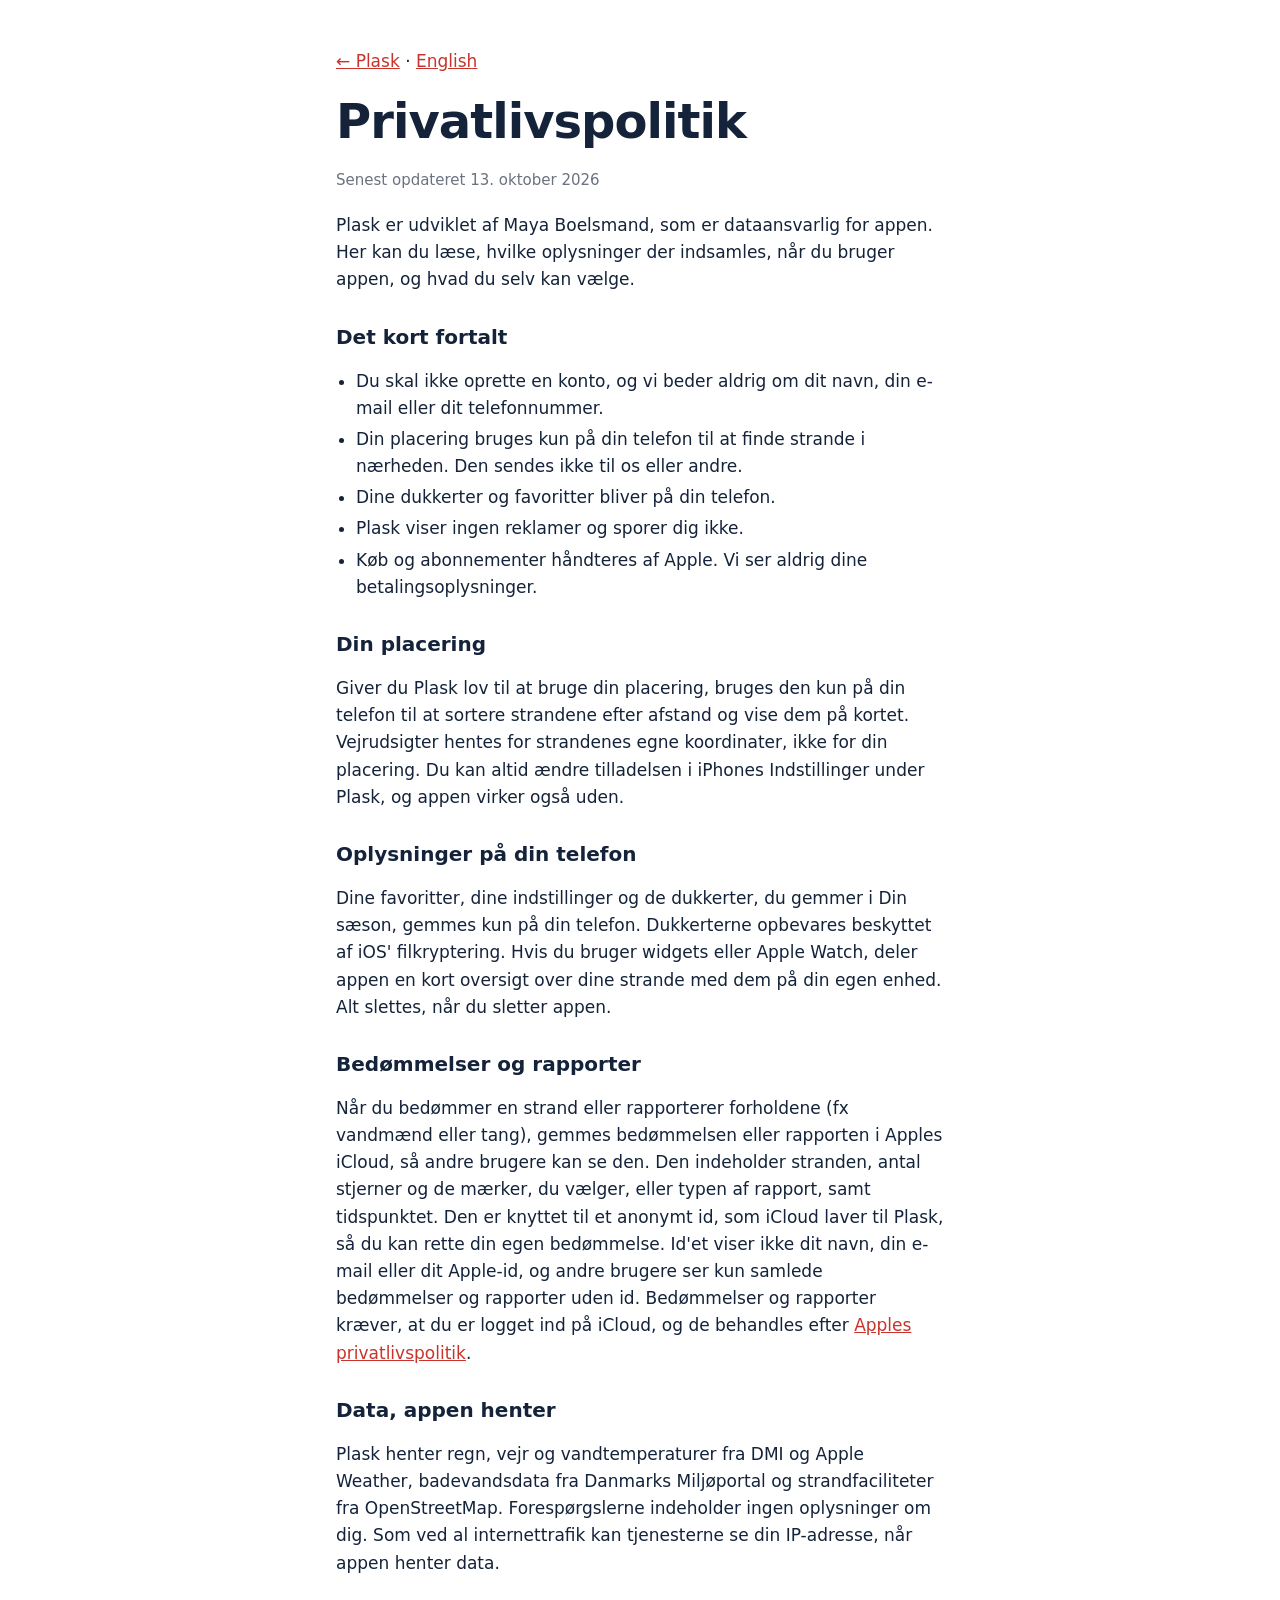
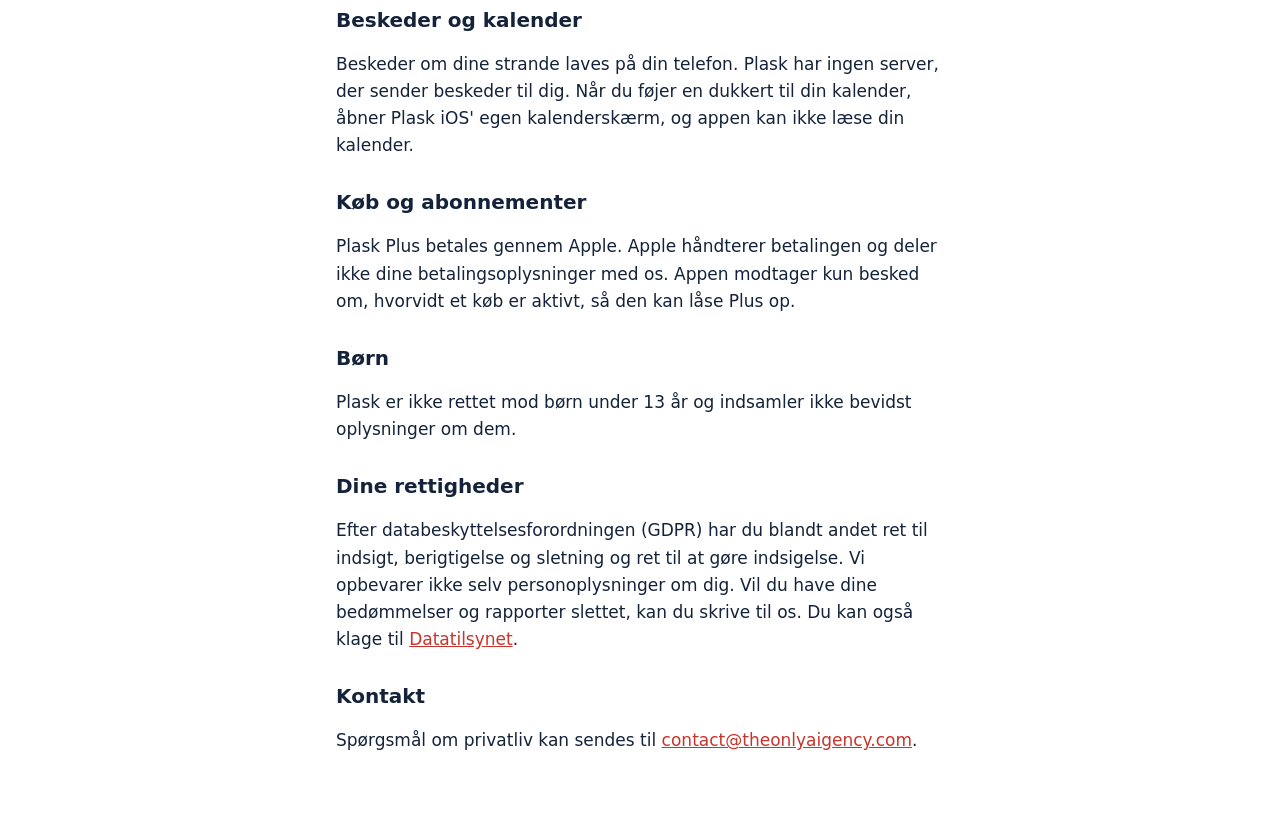
<file: plask/privatliv/index.html>
<!doctype html>
<html lang="da">
<head>
<meta charset="utf-8">
<meta name="viewport" content="width=device-width, initial-scale=1">
<title>Privatlivspolitik – Plask</title>
<link rel="stylesheet" href="/plask/style.css">
</head>
<body>
<main>
  <p><a href="/plask/">← Plask</a> · <a href="/plask/privacy/" lang="en">English</a></p>
  <h1>Privatlivs&shy;politik</h1>
  <p class="muted">Senest opdateret 13. oktober 2026</p>

  <p>Plask er udviklet af Maya Boelsmand, som er dataansvarlig for appen. Her kan du læse, hvilke oplysninger der indsamles, når du bruger appen, og hvad du selv kan vælge.</p>

  <h2>Det kort fortalt</h2>
  <ul>
    <li>Du skal ikke oprette en konto, og vi beder aldrig om dit navn, din e-mail eller dit telefonnummer.</li>
    <li>Din placering bruges kun på din telefon til at finde strande i nærheden. Den sendes ikke til os eller andre.</li>
    <li>Dine dukkerter og favoritter bliver på din telefon.</li>
    <li>Plask viser ingen reklamer og sporer dig ikke.</li>
    <li>Køb og abonnementer håndteres af Apple. Vi ser aldrig dine betalingsoplysninger.</li>
  </ul>

  <h2>Din placering</h2>
  <p>Giver du Plask lov til at bruge din placering, bruges den kun på din telefon til at sortere strandene efter afstand og vise dem på kortet. Vejrudsigter hentes for strandenes egne koordinater, ikke for din placering. Du kan altid ændre tilladelsen i iPhones Indstillinger under Plask, og appen virker også uden.</p>

  <h2>Oplysninger på din telefon</h2>
  <p>Dine favoritter, dine indstillinger og de dukkerter, du gemmer i Din sæson, gemmes kun på din telefon. Dukkerterne opbevares beskyttet af iOS' filkryptering. Hvis du bruger widgets eller Apple Watch, deler appen en kort oversigt over dine strande med dem på din egen enhed. Alt slettes, når du sletter appen.</p>

  <h2>Bedømmelser og rapporter</h2>
  <p>Når du bedømmer en strand eller rapporterer forholdene (fx vandmænd eller tang), gemmes bedømmelsen eller rapporten i Apples iCloud, så andre brugere kan se den. Den indeholder stranden, antal stjerner og de mærker, du vælger, eller typen af rapport, samt tidspunktet. Den er knyttet til et anonymt id, som iCloud laver til Plask, så du kan rette din egen bedømmelse. Id'et viser ikke dit navn, din e-mail eller dit Apple-id, og andre brugere ser kun samlede bedømmelser og rapporter uden id. Bedømmelser og rapporter kræver, at du er logget ind på iCloud, og de behandles efter <a href="https://www.apple.com/dk/legal/privacy/">Apples privatlivspolitik</a>.</p>

  <h2>Data, appen henter</h2>
  <p>Plask henter regn, vejr og vandtemperaturer fra DMI og Apple Weather, badevandsdata fra Danmarks Miljøportal og strandfaciliteter fra OpenStreetMap. Forespørgslerne indeholder ingen oplysninger om dig. Som ved al internettrafik kan tjenesterne se din IP-adresse, når appen henter data.</p>

  <h2>Beskeder og kalender</h2>
  <p>Beskeder om dine strande laves på din telefon. Plask har ingen server, der sender beskeder til dig. Når du føjer en dukkert til din kalender, åbner Plask iOS' egen kalenderskærm, og appen kan ikke læse din kalender.</p>

  <h2>Køb og abonnementer</h2>
  <p>Plask Plus betales gennem Apple. Apple håndterer betalingen og deler ikke dine betalingsoplysninger med os. Appen modtager kun besked om, hvorvidt et køb er aktivt, så den kan låse Plus op.</p>

  <h2>Børn</h2>
  <p>Plask er ikke rettet mod børn under 13 år og indsamler ikke bevidst oplysninger om dem.</p>

  <h2>Dine rettigheder</h2>
  <p>Efter databeskyttelsesforordningen (GDPR) har du blandt andet ret til indsigt, berigtigelse og sletning og ret til at gøre indsigelse. Vi opbevarer ikke selv personoplysninger om dig. Vil du have dine bedømmelser og rapporter slettet, kan du skrive til os. Du kan også klage til <a href="https://www.datatilsynet.dk">Datatilsynet</a>.</p>

  <h2>Kontakt</h2>
  <p>Spørgsmål om privatliv kan sendes til <a href="mailto:contact@theonlyaigency.com">contact@theonlyaigency.com</a>.</p>
</main>
</body>
</html>
</file>
<file: fredag-aften/style.css>
:root {
  --night: #15111D;
  --surface: #231D2C;
  --text: #ECE7F3;
  --muted: #A39CB0;
  --pink: #F4A8E8;
  --ink: #1A1224;
  color-scheme: dark;
}
* { box-sizing: border-box; }
body { margin: 0; background: var(--night); color: var(--text); font: 17px/1.6 -apple-system, BlinkMacSystemFont, "Segoe UI", system-ui, sans-serif; }
main { max-width: 640px; margin: 0 auto; padding: 48px 16px 72px; display: grid; gap: 20px; }
h1, h2 { line-height: 1.1; margin: 0; text-wrap: balance; }
h1 { font-size: clamp(34px, 8vw, 48px); font-weight: 900; font-stretch: expanded; letter-spacing: -0.01em; }
h1 span { color: var(--pink); display: block; }
h2 { font-size: 20px; margin-top: 12px; }
p, ul { margin: 0; }
ul { padding-left: 20px; display: grid; gap: 4px; }
a { color: var(--pink); }
.icon { width: 112px; height: 112px; border-radius: 25px; }
.store { justify-self: start; display: inline-block; padding: 12px 20px; border-radius: 12px; background: var(--pink); color: var(--ink); font-weight: 700; text-decoration: none; }
.muted { color: var(--muted); font-size: 15px; }
.games { display: flex; flex-wrap: wrap; gap: 8px; list-style: none; padding: 0; }
.games li { background: var(--surface); border-radius: 99px; padding: 6px 14px; font-size: 15px; }
footer { color: var(--muted); font-size: 15px; display: flex; gap: 16px; flex-wrap: wrap; }
</file>
<file: oncam/style.css>
:root {
  --night: #0B0B0F;
  --surface: #1A1A21;
  --text: #F5F5F7;
  --muted: #9A9AA6;
  --red: #FF4F45;
  color-scheme: dark;
}
* { box-sizing: border-box; }
body { margin: 0; background: var(--night); color: var(--text); font: 17px/1.6 -apple-system, BlinkMacSystemFont, "Segoe UI", system-ui, sans-serif; }
main { max-width: 640px; margin: 0 auto; padding: 48px 16px 72px; display: grid; gap: 20px; }
h1, h2 { line-height: 1.1; margin: 0; text-wrap: balance; }
h1 { font-size: clamp(34px, 8vw, 48px); font-weight: 800; letter-spacing: -0.02em; }
h1 span { color: var(--red); display: block; }
h2 { font-size: 20px; margin-top: 12px; }
p, ul { margin: 0; }
ul { padding-left: 20px; display: grid; gap: 4px; }
a { color: var(--red); }
.icon { width: 112px; height: 112px; border-radius: 25px; }
.store { justify-self: start; display: inline-block; padding: 12px 20px; border-radius: 12px; background: var(--red); color: var(--night); font-weight: 700; text-decoration: none; }
.muted { color: var(--muted); font-size: 15px; }
.features { display: flex; flex-wrap: wrap; gap: 8px; list-style: none; padding: 0; }
.features li { background: var(--surface); border-radius: 99px; padding: 6px 14px; font-size: 15px; }
footer { color: var(--muted); font-size: 15px; display: flex; gap: 16px; flex-wrap: wrap; }
</file>
<file: plask/style.css>
:root {
  --paper: #FFFFFF;
  --surface: #F4F5F7;
  --text: #14233A;
  --muted: #6B7280;
  --red: #C8342B;
  --mustard: #E8A317;
  color-scheme: light;
}
* { box-sizing: border-box; }
body { margin: 0; background: var(--paper); color: var(--text); font: 17px/1.6 -apple-system, BlinkMacSystemFont, "Segoe UI", system-ui, sans-serif; }
main { max-width: 640px; margin: 0 auto; padding: 48px 16px 72px; display: grid; gap: 20px; }
h1, h2 { line-height: 1.1; margin: 0; text-wrap: balance; }
h1 { font-size: clamp(34px, 8vw, 48px); font-weight: 800; letter-spacing: -0.02em; }
h1 span { color: var(--red); display: block; font-size: 0.5em; font-weight: 700; letter-spacing: 0; margin-top: 6px; }
h2 { font-size: 20px; margin-top: 12px; }
p, ul { margin: 0; }
ul { padding-left: 20px; display: grid; gap: 4px; }
a { color: var(--red); }
.icon { width: 112px; height: 112px; border-radius: 25px; }
.store { justify-self: start; display: inline-block; padding: 12px 20px; border-radius: 12px; background: var(--text); color: var(--paper); font-weight: 700; text-decoration: none; }
.muted { color: var(--muted); font-size: 15px; }
.features { display: flex; flex-wrap: wrap; gap: 8px; list-style: none; padding: 0; }
.features li { background: var(--surface); border-radius: 99px; padding: 6px 14px; font-size: 15px; }
footer { color: var(--muted); font-size: 15px; display: flex; gap: 16px; flex-wrap: wrap; }
</file>
